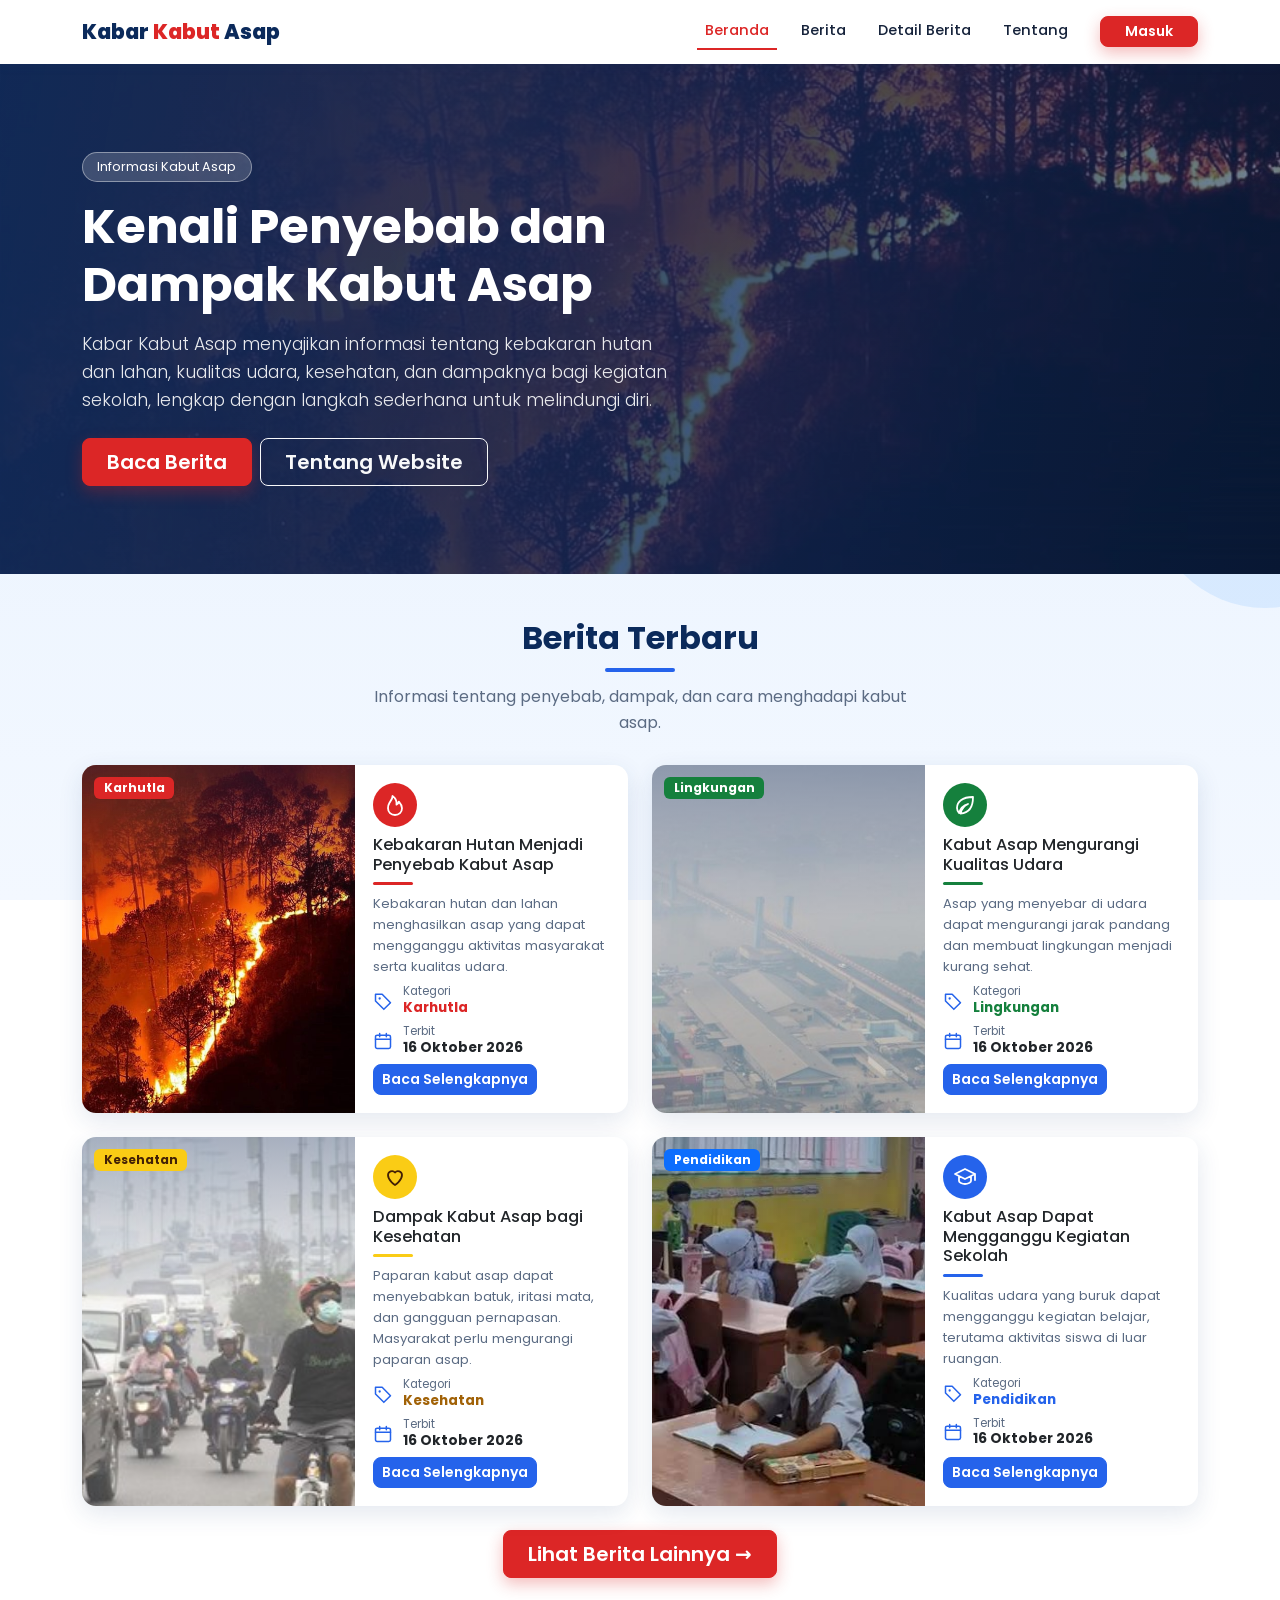
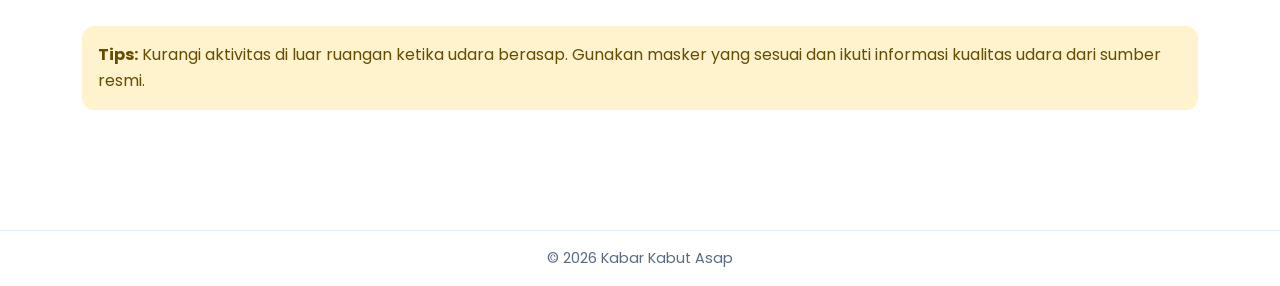
<file: index.html>
<!DOCTYPE html>
<html lang="id">
<head>
    <meta charset="UTF-8">
    <meta name="viewport" content="width=device-width, initial-scale=1.0">
    <title>Beranda - Kabar Kabut Asap</title>

    <!-- Bootstrap 5 -->
    <link href="https://cdn.jsdelivr.net/npm/bootstrap@5.3.3/dist/css/bootstrap.min.css" rel="stylesheet">

    <!-- CSS -->
    <link href="https://fonts.googleapis.com/css2?family=Poppins:wght@400;500;600;700;800&display=swap" rel="stylesheet">
    <link rel="stylesheet" href="css/style.css">

</head>

<body>

<svg width="0" height="0" style="position:absolute" aria-hidden="true">
    <symbol id="i-api" viewBox="0 0 24 24"><path d="M12 22c4 0 7-2.800 7-6.800 0-3-1.800-5-3.200-6.600-.3 1.600-1.200 2.600-2.300 3 .5-3.400-.9-6.500-4-8.600.2 3-1.600 4.800-3 6.700C5.400 11.500 5 13 5 15.200 5 19.200 8 22 12 22z" fill="none" stroke="currentColor" stroke-width="1.800" stroke-linejoin="round"/></symbol>
    <symbol id="i-daun" viewBox="0 0 24 24"><path d="M20 4C9 4 4 9 4 15c0 2 .8 3.500 2 5 1.500-5 5-8 9-9-4 2-6.500 5-7.500 9.500C16 20 20 14 20 4z" fill="none" stroke="currentColor" stroke-width="1.800" stroke-linejoin="round"/></symbol>
    <symbol id="i-hati" viewBox="0 0 24 24"><path d="M12 20s-7-4.400-7-10a4 4 0 0 1 7-2.500A4 4 0 0 1 19 10c0 5.600-7 10-7 10z" fill="none" stroke="currentColor" stroke-width="1.800" stroke-linejoin="round"/></symbol>
    <symbol id="i-topi" viewBox="0 0 24 24"><path d="M2 9l10-5 10 5-10 5L2 9zM6 11.500V16c0 1.500 3 3 6 3s6-1.500 6-3v-4.500M22 9v6" fill="none" stroke="currentColor" stroke-width="1.800" stroke-linejoin="round" stroke-linecap="round"/></symbol>
    <symbol id="i-tag" viewBox="0 0 24 24"><path d="M3 12V4h8l10 10-8 8L3 12z" fill="none" stroke="currentColor" stroke-width="1.800" stroke-linejoin="round"/><circle cx="8" cy="9" r="1.400" fill="currentColor"/></symbol>
    <symbol id="i-kalender" viewBox="0 0 24 24"><rect x="3" y="5" width="18" height="16" rx="2" fill="none" stroke="currentColor" stroke-width="1.800"/><path d="M3 10h18M8 3v4M16 3v4" fill="none" stroke="currentColor" stroke-width="1.800" stroke-linecap="round"/></symbol>
</svg>

<!-- MENU NAVIGASI -->
<nav class="navbar navbar-expand-lg navbar-kabut sticky-top">
    <div class="container">
        <a class="navbar-brand logo" href="index.html">Kabar <span>Kabut</span> Asap</a>

        <button class="navbar-toggler" type="button"
            data-bs-toggle="collapse" data-bs-target="#menuUtama"
            aria-controls="menuUtama" aria-expanded="false"
            aria-label="Buka menu navigasi">
            <span class="navbar-toggler-icon"></span>
        </button>

        <div class="collapse navbar-collapse" id="menuUtama">
            <ul class="navbar-nav ms-auto align-items-lg-center">
                <li class="nav-item"><a class="nav-link active" href="index.html" aria-current="page">Beranda</a></li>
                <li class="nav-item"><a class="nav-link" href="berita.html">Berita</a></li>
                <li class="nav-item"><a class="nav-link" href="detail.html?id=1">Detail Berita</a></li>
                <li class="nav-item"><a class="nav-link" href="tentang.html">Tentang</a></li>
                <li class="nav-item ms-lg-3"><a class="btn btn-aksen btn-sm px-4" href="login.html">Masuk</a></li>
            </ul>
        </div>
    </div>
</nav>

<!-- HERO SECTION -->
<header class="hero text-white">
    <div class="container">
        <div class="row">
            <div class="col-lg-8">
                <span class="hero-label mb-3 d-inline-block">Informasi Kabut Asap</span>
                <h1 class="display-5 fw-bold mb-3">Kenali Penyebab dan Dampak Kabut Asap</h1>
                <p class="lead mb-4">
                    Kabar Kabut Asap menyajikan informasi tentang kebakaran hutan dan lahan,
                    kualitas udara, kesehatan, dan dampaknya bagi kegiatan sekolah,
                    lengkap dengan langkah sederhana untuk melindungi diri.
                </p>
                <div class="d-flex flex-wrap gap-2">
                    <a href="berita.html" class="btn btn-aksen btn-lg px-4">Baca Berita</a>
                    <a href="tentang.html" class="btn btn-outline-light btn-lg px-4">Tentang Website</a>
                </div>
            </div>
        </div>
    </div>
</header>

<!-- BERITA TERBARU -->
<main class="porto">
    <div class="container">

        <div class="judul text-center">
            <h2>Berita Terbaru</h2>
            <span class="garis"></span>
            <p>Informasi tentang penyebab, dampak, dan cara menghadapi kabut asap.</p>
        </div>

        <div class="row g-4">
        <div class="col-lg-6">
            <article class="card kartu-berita tema-karhutla h-100">
                <div class="row g-0 h-100">
                    <div class="col-sm-6 foto">
                        <img src="gambar/gambar1.jpg" alt="Kebakaran hutan dan lahan" class="foto-img" loading="lazy">
                        <span class="badge bg-danger foto-badge">Karhutla</span>
                    </div>
                    <div class="col-sm-6 info">
                        <span class="ikon"><svg><use href="#i-api"/></svg></span>
                        <h3 class="h5">Kebakaran Hutan Menjadi Penyebab Kabut Asap</h3>
                        <hr>
                        <p class="ringkas">Kebakaran hutan dan lahan menghasilkan asap yang dapat mengganggu aktivitas masyarakat serta kualitas udara.</p>
                        <div class="baris"><svg class="kecil"><use href="#i-tag"/></svg><div><small>Kategori</small><strong class="hasil">Karhutla</strong></div></div>
                        <div class="baris"><svg class="kecil"><use href="#i-kalender"/></svg><div><small>Terbit</small><strong>16 Oktober 2026</strong></div></div>
                        <a href="detail.html?id=1" class="btn btn-baca btn-sm mt-auto align-self-start">Baca Selengkapnya</a>
                    </div>
                </div>
            </article>
        </div>

        <div class="col-lg-6">
            <article class="card kartu-berita tema-lingkungan h-100">
                <div class="row g-0 h-100">
                    <div class="col-sm-6 foto">
                        <img src="gambar/gambar2.jpeg" alt="Kabut asap dan kondisi lingkungan" class="foto-img" loading="lazy">
                        <span class="badge bg-success foto-badge">Lingkungan</span>
                    </div>
                    <div class="col-sm-6 info">
                        <span class="ikon"><svg><use href="#i-daun"/></svg></span>
                        <h3 class="h5">Kabut Asap Mengurangi Kualitas Udara</h3>
                        <hr>
                        <p class="ringkas">Asap yang menyebar di udara dapat mengurangi jarak pandang dan membuat lingkungan menjadi kurang sehat.</p>
                        <div class="baris"><svg class="kecil"><use href="#i-tag"/></svg><div><small>Kategori</small><strong class="hasil">Lingkungan</strong></div></div>
                        <div class="baris"><svg class="kecil"><use href="#i-kalender"/></svg><div><small>Terbit</small><strong>16 Oktober 2026</strong></div></div>
                        <a href="detail.html?id=2" class="btn btn-baca btn-sm mt-auto align-self-start">Baca Selengkapnya</a>
                    </div>
                </div>
            </article>
        </div>

        <div class="col-lg-6">
            <article class="card kartu-berita tema-kesehatan h-100">
                <div class="row g-0 h-100">
                    <div class="col-sm-6 foto">
                        <img src="gambar/gambar3.jpeg" alt="Dampak kabut asap terhadap kesehatan" class="foto-img" loading="lazy">
                        <span class="badge bg-warning text-dark foto-badge">Kesehatan</span>
                    </div>
                    <div class="col-sm-6 info">
                        <span class="ikon"><svg><use href="#i-hati"/></svg></span>
                        <h3 class="h5">Dampak Kabut Asap bagi Kesehatan</h3>
                        <hr>
                        <p class="ringkas">Paparan kabut asap dapat menyebabkan batuk, iritasi mata, dan gangguan pernapasan. Masyarakat perlu mengurangi paparan asap.</p>
                        <div class="baris"><svg class="kecil"><use href="#i-tag"/></svg><div><small>Kategori</small><strong class="hasil">Kesehatan</strong></div></div>
                        <div class="baris"><svg class="kecil"><use href="#i-kalender"/></svg><div><small>Terbit</small><strong>16 Oktober 2026</strong></div></div>
                        <a href="detail.html?id=3" class="btn btn-baca btn-sm mt-auto align-self-start">Baca Selengkapnya</a>
                    </div>
                </div>
            </article>
        </div>

        <div class="col-lg-6">
            <article class="card kartu-berita tema-pendidikan h-100">
                <div class="row g-0 h-100">
                    <div class="col-sm-6 foto">
                        <img src="gambar/gambar4.jpg" alt="Kegiatan pendidikan saat kabut asap" class="foto-img" loading="lazy">
                        <span class="badge bg-primary foto-badge">Pendidikan</span>
                    </div>
                    <div class="col-sm-6 info">
                        <span class="ikon"><svg><use href="#i-topi"/></svg></span>
                        <h3 class="h5">Kabut Asap Dapat Mengganggu Kegiatan Sekolah</h3>
                        <hr>
                        <p class="ringkas">Kualitas udara yang buruk dapat mengganggu kegiatan belajar, terutama aktivitas siswa di luar ruangan.</p>
                        <div class="baris"><svg class="kecil"><use href="#i-tag"/></svg><div><small>Kategori</small><strong class="hasil">Pendidikan</strong></div></div>
                        <div class="baris"><svg class="kecil"><use href="#i-kalender"/></svg><div><small>Terbit</small><strong>16 Oktober 2026</strong></div></div>
                        <a href="detail.html?id=4" class="btn btn-baca btn-sm mt-auto align-self-start">Baca Selengkapnya</a>
                    </div>
                </div>
            </article>
        </div>

        </div>

        <div class="text-center mt-4">
            <a href="berita.html" class="btn btn-aksen btn-lg px-4">Lihat Berita Lainnya <span aria-hidden="true">&rarr;</span></a>
        </div>

        <!-- TIPS -->
        <div class="alert alert-warning tips mt-5">
            <strong>Tips:</strong>
            Kurangi aktivitas di luar ruangan ketika udara berasap.
            Gunakan masker yang sesuai dan ikuti informasi kualitas udara
            dari sumber resmi.
        </div>

    </div>
</main>

<!-- FOOTER -->
<footer class="footer-kabut text-center p-3 mt-5">
    <p class="mb-0">&copy; 2026 Kabar Kabut Asap</p>
</footer>

<!-- JAVASCRIPT BOOTSTRAP -->
<script src="https://cdn.jsdelivr.net/npm/bootstrap@5.3.3/dist/js/bootstrap.bundle.min.js"></script>

</body>
</html>
</file>
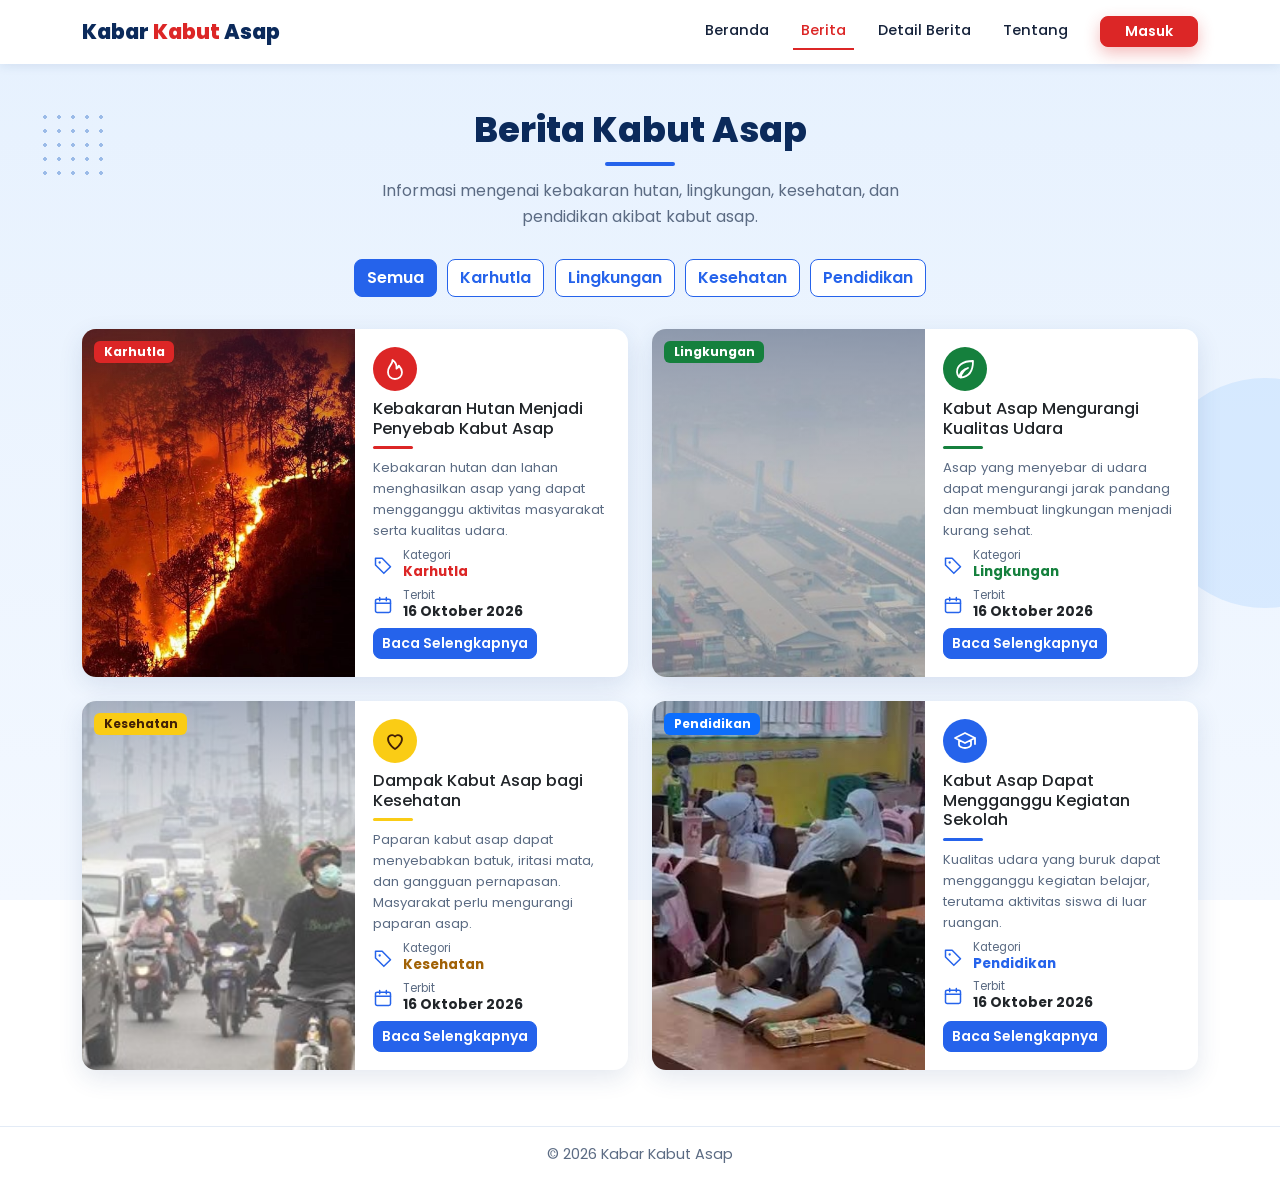
<file: berita.html>
<!DOCTYPE html>
<html lang="id">
<head>
    <meta charset="UTF-8">
    <meta name="viewport" content="width=device-width, initial-scale=1.0">

    <title>Berita - Kabar Kabut Asap</title>

    <!-- Bootstrap 5 -->
    <link href="https://cdn.jsdelivr.net/npm/bootstrap@5.3.3/dist/css/bootstrap.min.css" rel="stylesheet">

    <!-- CSS sendiri -->
    <link href="https://fonts.googleapis.com/css2?family=Poppins:wght@400;500;600;700;800&display=swap" rel="stylesheet">
    <link rel="stylesheet" href="css/style.css">

</head>

<body>

<svg width="0" height="0" style="position:absolute" aria-hidden="true">
    <symbol id="i-api" viewBox="0 0 24 24"><path d="M12 22c4 0 7-2.800 7-6.800 0-3-1.800-5-3.200-6.600-.3 1.600-1.200 2.600-2.300 3 .5-3.400-.9-6.500-4-8.600.2 3-1.600 4.800-3 6.700C5.400 11.500 5 13 5 15.200 5 19.200 8 22 12 22z" fill="none" stroke="currentColor" stroke-width="1.800" stroke-linejoin="round"/></symbol>
    <symbol id="i-daun" viewBox="0 0 24 24"><path d="M20 4C9 4 4 9 4 15c0 2 .8 3.500 2 5 1.500-5 5-8 9-9-4 2-6.500 5-7.500 9.500C16 20 20 14 20 4z" fill="none" stroke="currentColor" stroke-width="1.800" stroke-linejoin="round"/></symbol>
    <symbol id="i-hati" viewBox="0 0 24 24"><path d="M12 20s-7-4.400-7-10a4 4 0 0 1 7-2.500A4 4 0 0 1 19 10c0 5.600-7 10-7 10z" fill="none" stroke="currentColor" stroke-width="1.800" stroke-linejoin="round"/></symbol>
    <symbol id="i-topi" viewBox="0 0 24 24"><path d="M2 9l10-5 10 5-10 5L2 9zM6 11.500V16c0 1.500 3 3 6 3s6-1.500 6-3v-4.500M22 9v6" fill="none" stroke="currentColor" stroke-width="1.800" stroke-linejoin="round" stroke-linecap="round"/></symbol>
    <symbol id="i-tag" viewBox="0 0 24 24"><path d="M3 12V4h8l10 10-8 8L3 12z" fill="none" stroke="currentColor" stroke-width="1.800" stroke-linejoin="round"/><circle cx="8" cy="9" r="1.400" fill="currentColor"/></symbol>
    <symbol id="i-kalender" viewBox="0 0 24 24"><rect x="3" y="5" width="18" height="16" rx="2" fill="none" stroke="currentColor" stroke-width="1.800"/><path d="M3 10h18M8 3v4M16 3v4" fill="none" stroke="currentColor" stroke-width="1.800" stroke-linecap="round"/></symbol>
</svg>

<!-- NAVBAR -->
<nav class="navbar navbar-expand-lg navbar-kabut sticky-top">
    <div class="container">
        <a class="navbar-brand logo" href="index.html">Kabar <span>Kabut</span> Asap</a>

        <button class="navbar-toggler" type="button"
            data-bs-toggle="collapse" data-bs-target="#menuUtama"
            aria-controls="menuUtama" aria-expanded="false"
            aria-label="Buka menu navigasi">
            <span class="navbar-toggler-icon"></span>
        </button>

        <div class="collapse navbar-collapse" id="menuUtama">
            <ul class="navbar-nav ms-auto align-items-lg-center">
                <li class="nav-item"><a class="nav-link" href="index.html">Beranda</a></li>
                <li class="nav-item"><a class="nav-link active" href="berita.html" aria-current="page">Berita</a></li>
                <li class="nav-item"><a class="nav-link" href="detail.html?id=1">Detail Berita</a></li>
                <li class="nav-item"><a class="nav-link" href="tentang.html">Tentang</a></li>
                <li class="nav-item ms-lg-3"><a class="btn btn-aksen btn-sm px-4" href="login.html">Masuk</a></li>
            </ul>
        </div>
    </div>
</nav>



<!-- DAFTAR BERITA -->
<main class="porto">
    <div class="container">

        <div class="judul text-center">
            <h1>Berita Kabut Asap</h1>
            <span class="garis"></span>
            <p>Informasi mengenai kebakaran hutan, lingkungan, kesehatan, dan pendidikan akibat kabut asap.</p>
        </div>

        <!-- FILTER KATEGORI -->
        <div class="text-center mb-4">
            <button class="btn btn-filter aktif mb-2"
                onclick="filterBerita('semua', this)">Semua</button>
            <button class="btn btn-filter mb-2"
                onclick="filterBerita('Karhutla', this)">Karhutla</button>
            <button class="btn btn-filter mb-2"
                onclick="filterBerita('Lingkungan', this)">Lingkungan</button>
            <button class="btn btn-filter mb-2"
                onclick="filterBerita('Kesehatan', this)">Kesehatan</button>
            <button class="btn btn-filter mb-2"
                onclick="filterBerita('Pendidikan', this)">Pendidikan</button>
        </div>

        <!-- KARTU BERITA -->
        <div class="row g-4" id="daftarBerita">
        <div class="col-lg-6 berita" data-kategori="Karhutla">
            <article class="card kartu-berita tema-karhutla h-100">
                <div class="row g-0 h-100">
                    <div class="col-sm-6 foto">
                        <img src="gambar/gambar1.jpg" alt="Kebakaran hutan dan lahan" class="foto-img" loading="lazy">
                        <span class="badge bg-danger foto-badge">Karhutla</span>
                    </div>
                    <div class="col-sm-6 info">
                        <span class="ikon"><svg><use href="#i-api"/></svg></span>
                        <h3 class="h5">Kebakaran Hutan Menjadi Penyebab Kabut Asap</h3>
                        <hr>
                        <p class="ringkas">Kebakaran hutan dan lahan menghasilkan asap yang dapat mengganggu aktivitas masyarakat serta kualitas udara.</p>
                        <div class="baris"><svg class="kecil"><use href="#i-tag"/></svg><div><small>Kategori</small><strong class="hasil">Karhutla</strong></div></div>
                        <div class="baris"><svg class="kecil"><use href="#i-kalender"/></svg><div><small>Terbit</small><strong>16 Oktober 2026</strong></div></div>
                        <a href="detail.html?id=1" class="btn btn-baca btn-sm mt-auto align-self-start">Baca Selengkapnya</a>
                    </div>
                </div>
            </article>
        </div>

        <div class="col-lg-6 berita" data-kategori="Lingkungan">
            <article class="card kartu-berita tema-lingkungan h-100">
                <div class="row g-0 h-100">
                    <div class="col-sm-6 foto">
                        <img src="gambar/gambar2.jpeg" alt="Kabut asap dan kondisi lingkungan" class="foto-img" loading="lazy">
                        <span class="badge bg-success foto-badge">Lingkungan</span>
                    </div>
                    <div class="col-sm-6 info">
                        <span class="ikon"><svg><use href="#i-daun"/></svg></span>
                        <h3 class="h5">Kabut Asap Mengurangi Kualitas Udara</h3>
                        <hr>
                        <p class="ringkas">Asap yang menyebar di udara dapat mengurangi jarak pandang dan membuat lingkungan menjadi kurang sehat.</p>
                        <div class="baris"><svg class="kecil"><use href="#i-tag"/></svg><div><small>Kategori</small><strong class="hasil">Lingkungan</strong></div></div>
                        <div class="baris"><svg class="kecil"><use href="#i-kalender"/></svg><div><small>Terbit</small><strong>16 Oktober 2026</strong></div></div>
                        <a href="detail.html?id=2" class="btn btn-baca btn-sm mt-auto align-self-start">Baca Selengkapnya</a>
                    </div>
                </div>
            </article>
        </div>

        <div class="col-lg-6 berita" data-kategori="Kesehatan">
            <article class="card kartu-berita tema-kesehatan h-100">
                <div class="row g-0 h-100">
                    <div class="col-sm-6 foto">
                        <img src="gambar/gambar3.jpeg" alt="Dampak kabut asap terhadap kesehatan" class="foto-img" loading="lazy">
                        <span class="badge bg-warning text-dark foto-badge">Kesehatan</span>
                    </div>
                    <div class="col-sm-6 info">
                        <span class="ikon"><svg><use href="#i-hati"/></svg></span>
                        <h3 class="h5">Dampak Kabut Asap bagi Kesehatan</h3>
                        <hr>
                        <p class="ringkas">Paparan kabut asap dapat menyebabkan batuk, iritasi mata, dan gangguan pernapasan. Masyarakat perlu mengurangi paparan asap.</p>
                        <div class="baris"><svg class="kecil"><use href="#i-tag"/></svg><div><small>Kategori</small><strong class="hasil">Kesehatan</strong></div></div>
                        <div class="baris"><svg class="kecil"><use href="#i-kalender"/></svg><div><small>Terbit</small><strong>16 Oktober 2026</strong></div></div>
                        <a href="detail.html?id=3" class="btn btn-baca btn-sm mt-auto align-self-start">Baca Selengkapnya</a>
                    </div>
                </div>
            </article>
        </div>

        <div class="col-lg-6 berita" data-kategori="Pendidikan">
            <article class="card kartu-berita tema-pendidikan h-100">
                <div class="row g-0 h-100">
                    <div class="col-sm-6 foto">
                        <img src="gambar/gambar4.jpg" alt="Kegiatan pendidikan saat kabut asap" class="foto-img" loading="lazy">
                        <span class="badge bg-primary foto-badge">Pendidikan</span>
                    </div>
                    <div class="col-sm-6 info">
                        <span class="ikon"><svg><use href="#i-topi"/></svg></span>
                        <h3 class="h5">Kabut Asap Dapat Mengganggu Kegiatan Sekolah</h3>
                        <hr>
                        <p class="ringkas">Kualitas udara yang buruk dapat mengganggu kegiatan belajar, terutama aktivitas siswa di luar ruangan.</p>
                        <div class="baris"><svg class="kecil"><use href="#i-tag"/></svg><div><small>Kategori</small><strong class="hasil">Pendidikan</strong></div></div>
                        <div class="baris"><svg class="kecil"><use href="#i-kalender"/></svg><div><small>Terbit</small><strong>16 Oktober 2026</strong></div></div>
                        <a href="detail.html?id=4" class="btn btn-baca btn-sm mt-auto align-self-start">Baca Selengkapnya</a>
                    </div>
                </div>
            </article>
        </div>

        </div>

        <p id="pesanKosong" class="text-center text-secondary mt-4" style="display: none;">
            Belum ada berita untuk kategori ini.
        </p>

    </div>
</main>

<!-- FOOTER -->
<footer class="footer-kabut text-center p-3">
    <p class="mb-0">&copy; 2026 Kabar Kabut Asap</p>
</footer>

<!-- BOOTSTRAP JAVASCRIPT -->
<script src="https://cdn.jsdelivr.net/npm/bootstrap@5.3.3/dist/js/bootstrap.bundle.min.js"></script>

<!-- JAVASCRIPT FILTER BERITA -->
<script>
function filterBerita(kategori, tombol) {
    const daftar = document.querySelectorAll(".berita");
    let jumlahTampil = 0;

    daftar.forEach(function(item) {
        if (kategori === "semua" ||
            item.getAttribute("data-kategori") === kategori) {
            item.style.display = "";
            jumlahTampil++;
        } else {
            item.style.display = "none";
        }
    });

    document.getElementById("pesanKosong").style.display =
        jumlahTampil === 0 ? "block" : "none";

    // Mengubah tampilan tombol kategori yang dipilih
    document.querySelectorAll("#daftarBerita").forEach(function() {});

    document.querySelectorAll("button[onclick^='filterBerita']")
        .forEach(function(btn) {
            btn.classList.remove("aktif");
        });

    tombol.classList.add("aktif");
}
</script>

</body>
</html>
</file>
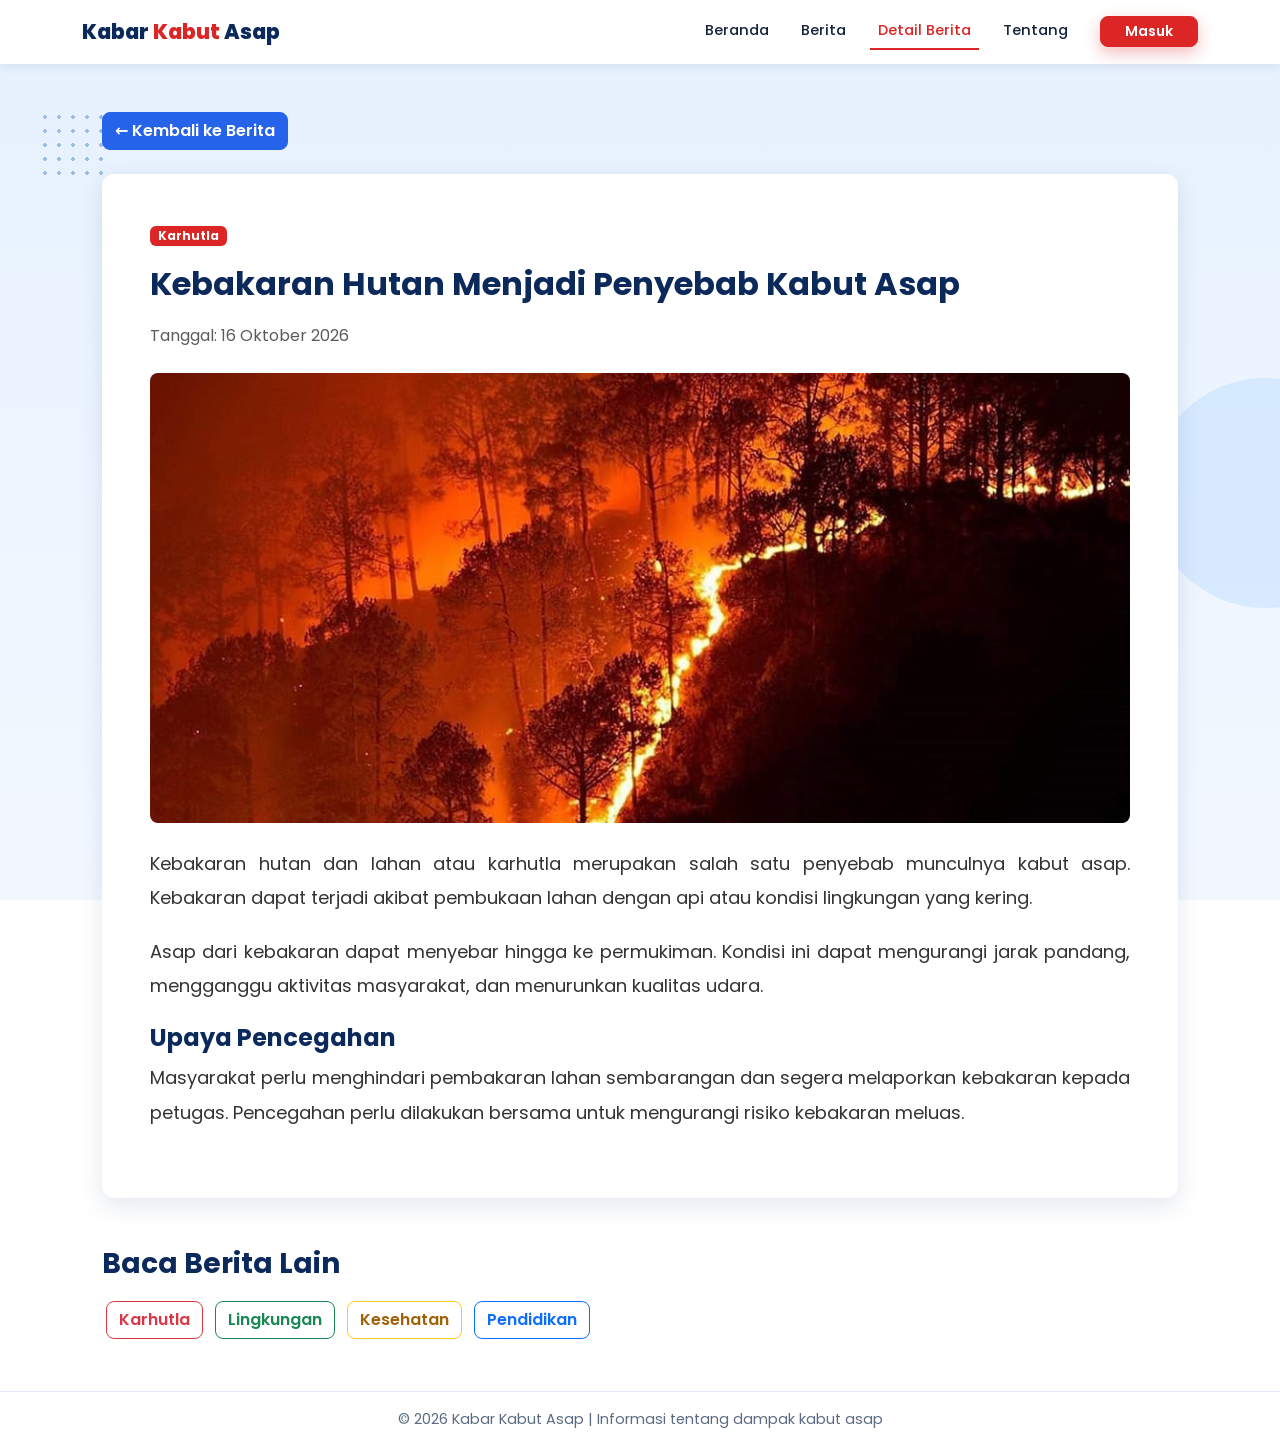
<file: detail.html>
<!DOCTYPE html>
<html lang="id">
<head>
    <meta charset="UTF-8">
    <meta name="viewport" content="width=device-width, initial-scale=1.0">

    <title>Detail Berita - Kabar Kabut Asap</title>

    <link href="https://cdn.jsdelivr.net/npm/bootstrap@5.3.3/dist/css/bootstrap.min.css" rel="stylesheet">
    <link href="https://fonts.googleapis.com/css2?family=Poppins:wght@400;500;600;700;800&display=swap" rel="stylesheet">
    <link rel="stylesheet" href="css/style.css">

    <style>
        .detail-container {
            max-width: 1100px;
        }

        .detail-card {
            border: none;
            border-radius: 12px;
            overflow: hidden;
        }

        #judulBerita {
            font-size: 32px;
            font-weight: bold;
            line-height: 1.4;
        }

        #gambarBerita {
            width: 100%;
            height: 450px;
            object-fit: cover;
            border-radius: 8px;
        }

        #isiBerita {
            font-size: 18px;
            line-height: 1.9;
            text-align: justify;
            color: #333;
        }

        #isiBerita p {
            margin-bottom: 20px;
        }

        .pilihan-berita a {
            margin: 4px;
        }

        @media (max-width: 576px) {
            #judulBerita {
                font-size: 24px;
            }

            #gambarBerita {
                height: 250px;
            }

            #isiBerita {
                font-size: 16px;
                text-align: left;
            }

            .detail-card .card-body {
                padding: 20px !important;
            }
        }
    </style>
</head>

<body>

<!-- NAVBAR -->
<nav class="navbar navbar-expand-lg navbar-kabut sticky-top">
    <div class="container">
        <a class="navbar-brand logo" href="index.html">Kabar <span>Kabut</span> Asap</a>

        <button class="navbar-toggler" type="button"
            data-bs-toggle="collapse" data-bs-target="#menuUtama"
            aria-controls="menuUtama" aria-expanded="false"
            aria-label="Buka menu navigasi">
            <span class="navbar-toggler-icon"></span>
        </button>

        <div class="collapse navbar-collapse" id="menuUtama">
            <ul class="navbar-nav ms-auto align-items-lg-center">
                <li class="nav-item"><a class="nav-link" href="index.html">Beranda</a></li>
                <li class="nav-item"><a class="nav-link" href="berita.html">Berita</a></li>
                <li class="nav-item"><a class="nav-link active" href="detail.html?id=1" aria-current="page">Detail Berita</a></li>
                <li class="nav-item"><a class="nav-link" href="tentang.html">Tentang</a></li>
                <li class="nav-item ms-lg-3"><a class="btn btn-aksen btn-sm px-4" href="login.html">Masuk</a></li>
            </ul>
        </div>
    </div>
</nav>

<!-- DETAIL BERITA -->
<main class="container detail-container my-5">

    <a href="berita.html" class="btn btn-baca mb-4">
        &larr; Kembali ke Berita
    </a>

    <article class="card detail-card shadow-sm">
        <div class="card-body p-5">

            <span id="kategoriBerita" class="badge bg-secondary mb-3"></span>

            <h1 id="judulBerita" class="mb-3"></h1>

            <p id="tanggalBerita" class="text-muted mb-4"></p>

            <!-- GAMBAR BERITA -->
            <img id="gambarBerita"
                src="gambar/gambar1.jpg"
                alt="Gambar berita"
                class="img-fluid mb-4">

            <!-- ISI BERITA -->
            <div id="isiBerita"></div>

        </div>
    </article>

    <!-- PILIH BERITA LAIN -->
    <section class="mt-5">
        <h3 class="mb-3">Baca Berita Lain</h3>

        <div class="pilihan-berita">
            <a href="detail.html?id=1" class="btn btn-outline-danger">Karhutla</a>
            <a href="detail.html?id=2" class="btn btn-outline-success">Lingkungan</a>
            <a href="detail.html?id=3" class="btn btn-outline-warning">Kesehatan</a>
            <a href="detail.html?id=4" class="btn btn-outline-primary">Pendidikan</a>
        </div>
    </section>

</main>

<!-- FOOTER -->
<footer class="footer-kabut text-center p-3 mt-5">
    <p class="mb-0">
        &copy; 2026 Kabar Kabut Asap |
        Informasi tentang dampak kabut asap
    </p>
</footer>

<script src="https://cdn.jsdelivr.net/npm/bootstrap@5.3.3/dist/js/bootstrap.bundle.min.js"></script>

<script>
// DATA EMPAT BERITA
const daftarBerita = {
    1: {
        kategori: "Karhutla",
        judul: "Kebakaran Hutan Menjadi Penyebab Kabut Asap",
        tanggal: "16 Oktober 2026",
        gambar: "gambar/gambar1.jpg",
        isi: `
            <p>Kebakaran hutan dan lahan atau karhutla merupakan salah satu penyebab munculnya kabut asap. Kebakaran dapat terjadi akibat pembukaan lahan dengan api atau kondisi lingkungan yang kering.</p>

            <p>Asap dari kebakaran dapat menyebar hingga ke permukiman. Kondisi ini dapat mengurangi jarak pandang, mengganggu aktivitas masyarakat, dan menurunkan kualitas udara.</p>

            <h4>Upaya Pencegahan</h4>
            <p>Masyarakat perlu menghindari pembakaran lahan sembarangan dan segera melaporkan kebakaran kepada petugas. Pencegahan perlu dilakukan bersama untuk mengurangi risiko kebakaran meluas.</p>
        `
    },

    2: {
        kategori: "Lingkungan",
        judul: "Kabut Asap Mengurangi Kualitas Udara",
        tanggal: "16 Oktober 2026",
        gambar: "gambar/gambar2.jpeg",
        isi: `
            <p>Kabut asap terjadi ketika asap dan partikel di udara menyebabkan kualitas udara menurun. Salah satu sumbernya adalah kebakaran hutan dan lahan yang menghasilkan asap dalam jumlah besar.</p>

            <p>Asap yang menyebar dapat mengurangi jarak pandang dan mengganggu kegiatan masyarakat. Kondisi ini juga dapat memengaruhi tumbuhan, hewan, serta keseimbangan lingkungan.</p>

            <h4>Upaya Menjaga Lingkungan</h4>
            <p>Masyarakat dapat membantu dengan tidak membakar sampah sembarangan, menjaga kawasan hutan, melaporkan kebakaran, dan mendukung pemulihan lahan yang rusak akibat kebakaran.</p>
        `
    },

    3: {
        kategori: "Kesehatan",
        judul: "Dampak Kabut Asap bagi Kesehatan",
        tanggal: "16 Oktober 2026",
        gambar: "gambar/gambar3.jpeg",
        isi: `
            <p>Kabut asap dapat berdampak buruk bagi kesehatan karena mengandung partikel halus dan zat hasil pembakaran. Partikel tersebut dapat masuk ke saluran pernapasan ketika seseorang menghirup udara tercemar.</p>

            <p>Keluhan yang dapat muncul antara lain mata perih, batuk, iritasi tenggorokan, dan kesulitan bernapas. Anak-anak dan lansia perlu mendapat perhatian khusus.</p>

            <h4>Cara Melindungi Diri</h4>
            <p>Kurangi aktivitas di luar ruangan ketika kualitas udara memburuk dan pantau informasi dari sumber resmi. Jika mengalami sesak napas atau gejala berat, segera cari bantuan tenaga kesehatan.</p>
        `
    },

    4: {
        kategori: "Pendidikan",
        judul: "Kabut Asap Dapat Mengganggu Kegiatan Sekolah",
        tanggal: "16 Oktober 2026",
        gambar: "gambar/gambar4.jpg",
        isi: `
            <p>Kabut asap dapat mengganggu kegiatan belajar mengajar. Udara yang tercemar bisa membuat siswa dan guru tidak nyaman, terutama ketika melakukan aktivitas di luar ruangan.</p>

            <p>Jika kualitas udara memburuk, kegiatan olahraga dan aktivitas luar ruangan mungkin perlu dibatasi. Sekolah perlu memperhatikan informasi kualitas udara serta arahan pihak berwenang.</p>

            <h4>Menjaga Kegiatan Belajar</h4>
            <p>Orang tua, guru, dan pihak sekolah perlu bekerja sama untuk menjaga kesehatan siswa. Penyesuaian pembelajaran dapat dilakukan sesuai kondisi dan kebijakan setempat.</p>
        `
    }
};

// MEMBACA ID BERITA DARI ALAMAT HALAMAN
const parameter = new URLSearchParams(window.location.search);
const id = parameter.get("id") || "1";
const berita = daftarBerita[id];

// MENGAMBIL ELEMEN HTML
const kategori = document.getElementById("kategoriBerita");
const judul = document.getElementById("judulBerita");
const tanggal = document.getElementById("tanggalBerita");
const gambar = document.getElementById("gambarBerita");
const isi = document.getElementById("isiBerita");

// WARNA BADGE SESUAI KATEGORI
const warnaBadge = {
    Karhutla: "bg-danger",
    Lingkungan: "bg-success",
    Kesehatan: "bg-warning text-dark",
    Pendidikan: "bg-primary"
};

// MENAMPILKAN BERITA SESUAI ID
if (berita) {
    kategori.textContent = berita.kategori;
    kategori.className = "badge mb-3 " + (warnaBadge[berita.kategori] || "bg-secondary");
    judul.textContent = berita.judul;
    tanggal.textContent = "Tanggal: " + berita.tanggal;

    gambar.src = berita.gambar;
    gambar.alt = berita.judul;

    isi.innerHTML = berita.isi;

    document.title = berita.judul + " - Kabar Kabut Asap";
} else {
    kategori.textContent = "Informasi";
    judul.textContent = "Berita Tidak Ditemukan";
    tanggal.textContent = "";

    gambar.style.display = "none";

    isi.innerHTML = `
        <p>Maaf, berita yang kamu pilih tidak tersedia.</p>
        <p>Silakan kembali ke halaman berita dan pilih berita lainnya.</p>
    `;
}

// JIKA FILE GAMBAR TIDAK DITEMUKAN
gambar.addEventListener("error", function() {
    gambar.style.display = "none";
});
</script>

</body>
</html>
</file>
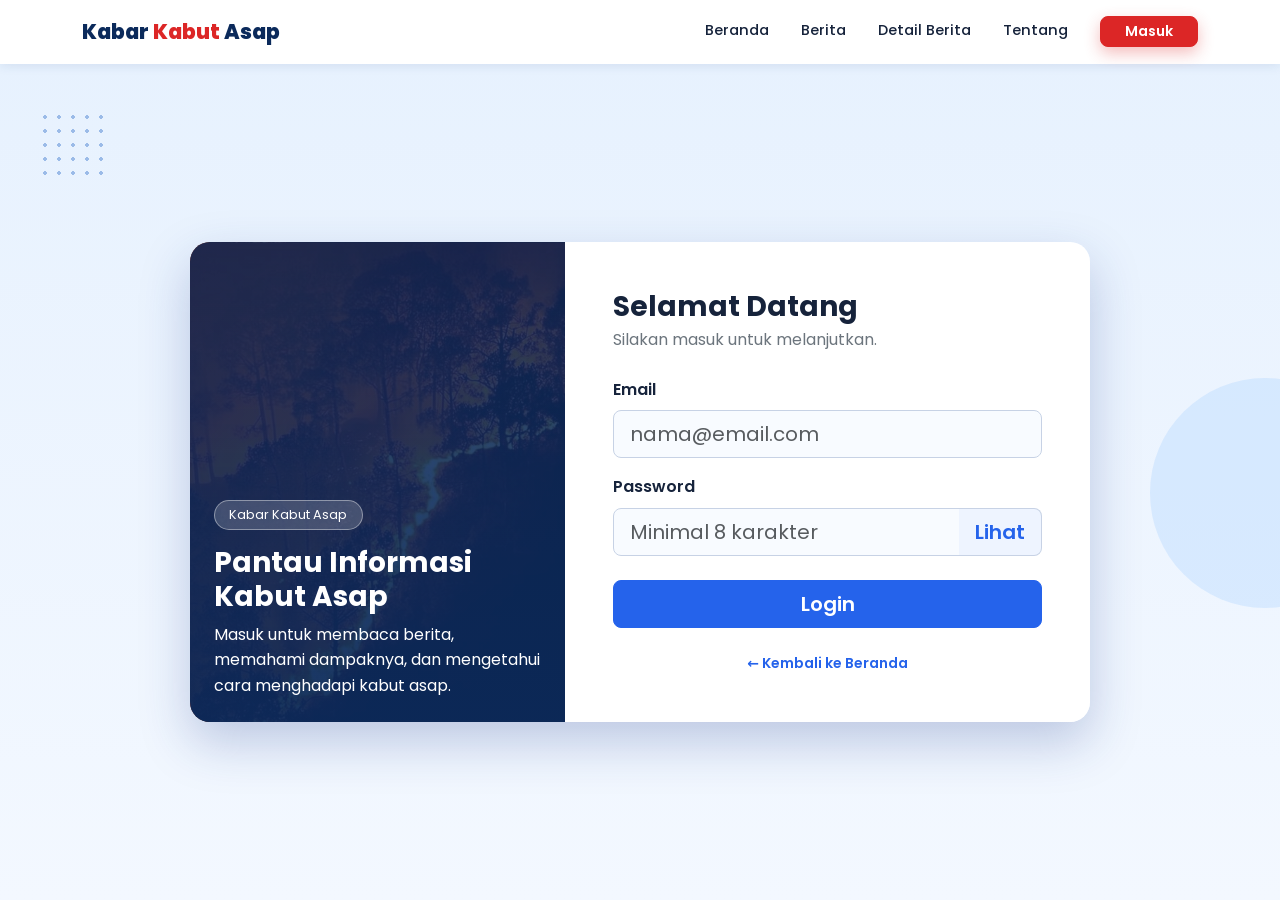
<file: login.html>
<!DOCTYPE html>
<html lang="id">
<head>
    <meta charset="UTF-8">
    <meta name="viewport" content="width=device-width, initial-scale=1.0">
    <title>Login - Kabar Kabut Asap</title>

    <link href="https://cdn.jsdelivr.net/npm/bootstrap@5.3.3/dist/css/bootstrap.min.css" rel="stylesheet">
    <link href="https://fonts.googleapis.com/css2?family=Poppins:wght@400;500;600;700;800&display=swap" rel="stylesheet">
    <link rel="stylesheet" href="css/style.css">
</head>
<body>

<nav class="navbar navbar-expand-lg navbar-kabut sticky-top">
    <div class="container">
        <a class="navbar-brand logo" href="index.html">Kabar <span>Kabut</span> Asap</a>

        <button class="navbar-toggler" type="button"
            data-bs-toggle="collapse" data-bs-target="#menuUtama"
            aria-controls="menuUtama" aria-expanded="false"
            aria-label="Buka menu navigasi">
            <span class="navbar-toggler-icon"></span>
        </button>

        <div class="collapse navbar-collapse" id="menuUtama">
            <ul class="navbar-nav ms-auto align-items-lg-center">
                <li class="nav-item"><a class="nav-link" href="index.html">Beranda</a></li>
                <li class="nav-item"><a class="nav-link" href="berita.html">Berita</a></li>
                <li class="nav-item"><a class="nav-link" href="detail.html?id=1">Detail Berita</a></li>
                <li class="nav-item"><a class="nav-link" href="tentang.html">Tentang</a></li>
                <li class="nav-item ms-lg-3"><a class="btn btn-aksen btn-sm px-4" href="login.html">Masuk</a></li>
            </ul>
        </div>
    </div>
</nav>

<main class="login-wrap d-flex align-items-center py-5">
    <div class="container">
        <div class="row g-0 login-card mx-auto">

            <!-- PANEL KIRI -->
            <div class="col-md-5 login-panel d-none d-md-flex flex-column justify-content-end p-4 text-white">
                <span class="login-label mb-3">Kabar Kabut Asap</span>
                <h2 class="h3 fw-bold">Pantau Informasi Kabut Asap</h2>
                <p class="mb-0">
                    Masuk untuk membaca berita, memahami dampaknya,
                    dan mengetahui cara menghadapi kabut asap.
                </p>
            </div>

            <!-- FORM LOGIN -->
            <div class="col-md-7 bg-white p-4 p-md-5">
                <h1 class="h3 fw-bold mb-1">Selamat Datang</h1>
                <p class="text-secondary mb-4">Silakan masuk untuk melanjutkan.</p>

                <form id="formLogin" novalidate>
                    <div class="mb-3">
                        <label for="email" class="form-label fw-semibold">Email</label>
                        <input type="text" id="email" class="form-control form-control-lg"
                            placeholder="nama@email.com" autocomplete="off">
                        <div id="errEmail" class="mt-1 small"></div>
                    </div>

                    <div class="mb-4">
                        <label for="password" class="form-label fw-semibold">Password</label>
                        <div class="input-group input-group-lg">
                            <input type="password" id="password" class="form-control"
                                placeholder="Minimal 8 karakter" autocomplete="off">
                            <button type="button" id="tombolLihat"
                                class="btn btn-lihat" aria-pressed="false">Lihat</button>
                        </div>
                        <div id="errPassword" class="mt-1 small"></div>
                    </div>

                    <button type="submit" class="btn btn-baca btn-lg w-100">Login</button>

                    <div id="pesan" class="mt-3" role="status"></div>
                </form>

                <p class="text-center small mt-4 mb-0">
                    <a href="index.html" class="link-kembali">&larr; Kembali ke Beranda</a>
                </p>
            </div>

        </div>
    </div>
</main>

<script src="javascript/login.js"></script>
<script src="https://cdn.jsdelivr.net/npm/bootstrap@5.3.3/dist/js/bootstrap.bundle.min.js"></script>
</body>
</html>
</file>
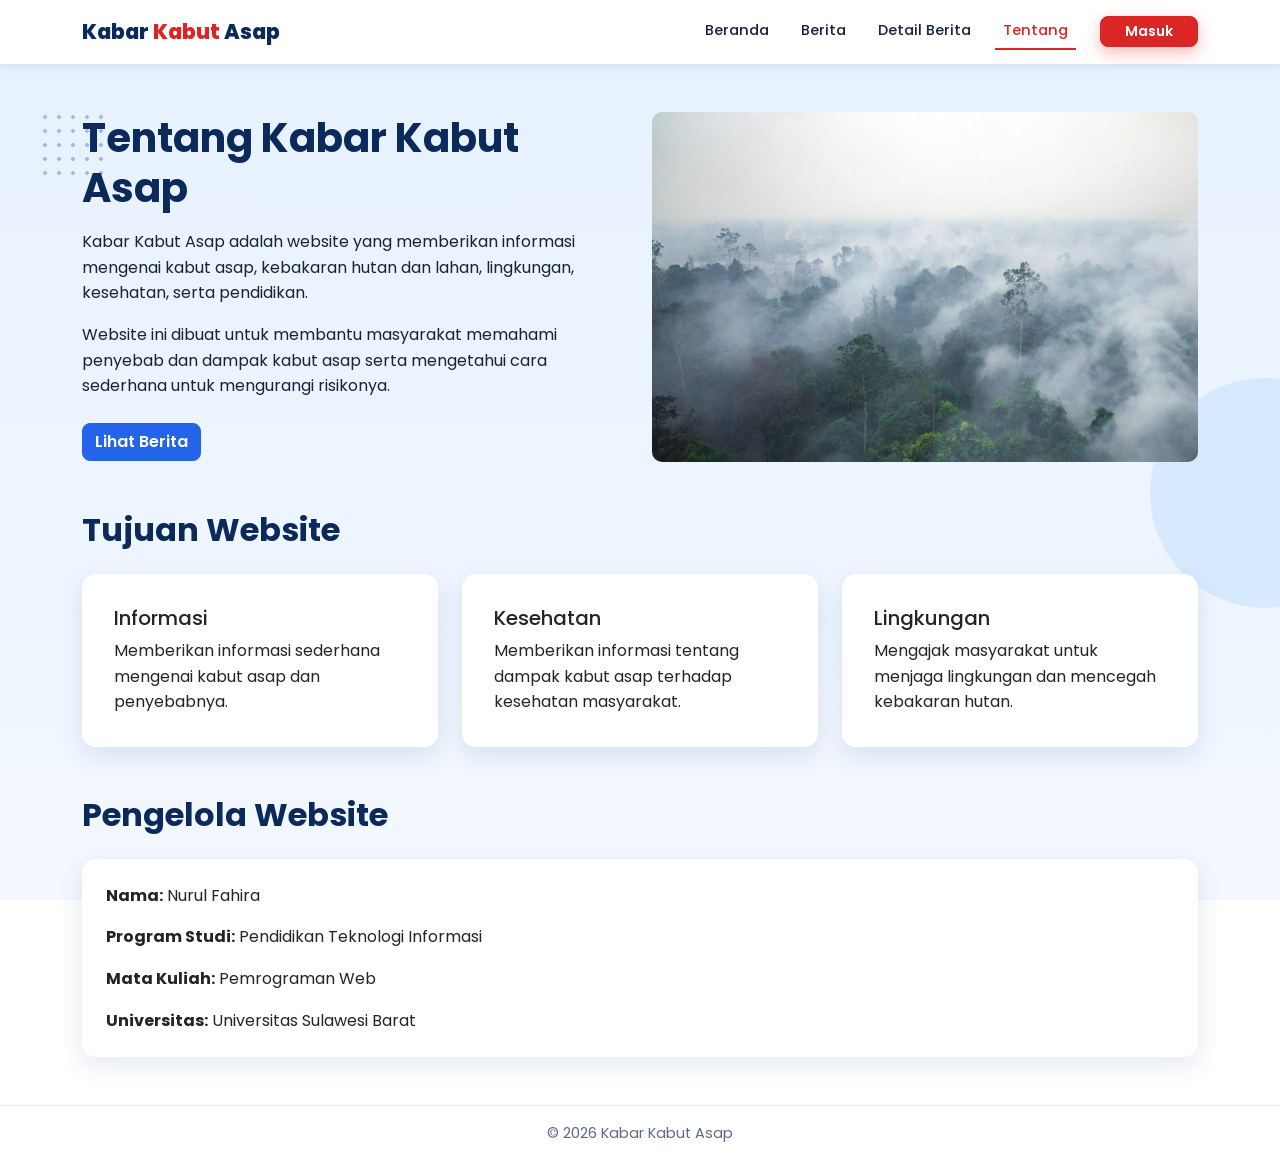
<file: tentang.html>
<!DOCTYPE html>
<html lang="id">
<head>
    <meta charset="UTF-8">
    <meta name="viewport" content="width=device-width, initial-scale=1.0">

    <title>Tentang - Kabar Kabut Asap</title>

    <!-- Bootstrap 5 -->
    <link href="https://cdn.jsdelivr.net/npm/bootstrap@5.3.3/dist/css/bootstrap.min.css" rel="stylesheet">

    <!-- CSS sendiri -->
    <link href="https://fonts.googleapis.com/css2?family=Poppins:wght@400;500;600;700;800&display=swap" rel="stylesheet">
    <link rel="stylesheet" href="css/style.css">

    <style>
        .gambar-tentang {
            width: 100%;
            height: 350px;
            object-fit: cover;
            border-radius: 10px;
        }

        .tujuan-card {
            height: 100%;
            transition: 0.3s;
        }

        .tujuan-card:hover {
            transform: translateY(-4px);
        }
    </style>
</head>

<body>

<!-- NAVBAR -->
<nav class="navbar navbar-expand-lg navbar-kabut sticky-top">
    <div class="container">
        <a class="navbar-brand logo" href="index.html">Kabar <span>Kabut</span> Asap</a>

        <button class="navbar-toggler" type="button"
            data-bs-toggle="collapse" data-bs-target="#menuUtama"
            aria-controls="menuUtama" aria-expanded="false"
            aria-label="Buka menu navigasi">
            <span class="navbar-toggler-icon"></span>
        </button>

        <div class="collapse navbar-collapse" id="menuUtama">
            <ul class="navbar-nav ms-auto align-items-lg-center">
                <li class="nav-item"><a class="nav-link" href="index.html">Beranda</a></li>
                <li class="nav-item"><a class="nav-link" href="berita.html">Berita</a></li>
                <li class="nav-item"><a class="nav-link" href="detail.html?id=1">Detail Berita</a></li>
                <li class="nav-item"><a class="nav-link active" href="tentang.html" aria-current="page">Tentang</a></li>
                <li class="nav-item ms-lg-3"><a class="btn btn-aksen btn-sm px-4" href="login.html">Masuk</a></li>
            </ul>
        </div>
    </div>
</nav>

<!-- TENTANG WEBSITE -->
<main class="container my-5">

    <div class="row align-items-center g-4">

        <!-- INFORMASI WEBSITE -->
        <div class="col-lg-6">

            <h1 class="mb-3">Tentang Kabar Kabut Asap</h1>

            <p>
                Kabar Kabut Asap adalah website yang memberikan
                informasi mengenai kabut asap, kebakaran hutan dan
                lahan, lingkungan, kesehatan, serta pendidikan.
            </p>

            <p>
                Website ini dibuat untuk membantu masyarakat memahami
                penyebab dan dampak kabut asap serta mengetahui cara
                sederhana untuk mengurangi risikonya.
            </p>

            <a href="berita.html" class="btn btn-baca mt-2">
                Lihat Berita
            </a>

        </div>

        <!-- GAMBAR TENTANG -->
        <div class="col-lg-6">

            <img src="gambar/gambar5.jpg"
                class="gambar-tentang"
                alt="Kebakaran hutan dan kabut asap">

        </div>

    </div>

    <!-- TUJUAN WEBSITE -->
    <h2 class="mt-5 mb-4">Tujuan Website</h2>

    <div class="row g-4">

        <div class="col-md-4">
            <div class="card tujuan-card p-3 shadow-sm">
                <div class="card-body">
                    <h3 class="h5">Informasi</h3>
                    <p class="mb-0">
                        Memberikan informasi sederhana mengenai
                        kabut asap dan penyebabnya.
                    </p>
                </div>
            </div>
        </div>

        <div class="col-md-4">
            <div class="card tujuan-card p-3 shadow-sm">
                <div class="card-body">
                    <h3 class="h5">Kesehatan</h3>
                    <p class="mb-0">
                        Memberikan informasi tentang dampak kabut asap
                        terhadap kesehatan masyarakat.
                    </p>
                </div>
            </div>
        </div>

        <div class="col-md-4">
            <div class="card tujuan-card p-3 shadow-sm">
                <div class="card-body">
                    <h3 class="h5">Lingkungan</h3>
                    <p class="mb-0">
                        Mengajak masyarakat untuk menjaga lingkungan
                        dan mencegah kebakaran hutan.
                    </p>
                </div>
            </div>
        </div>

    </div>

    <!-- PENGELOLA WEBSITE -->
    <h2 class="mt-5 mb-4">Pengelola Website</h2>

    <div class="card p-4 shadow-sm">

        <p>
            <strong>Nama:</strong> Nurul Fahira
        </p>

        <p>
            <strong>Program Studi:</strong>
            Pendidikan Teknologi Informasi
        </p>

        <p>
            <strong>Mata Kuliah:</strong>
            Pemrograman Web
        </p>

        <p class="mb-0">
            <strong>Universitas:</strong>
            Universitas Sulawesi Barat
        </p>

    </div>

</main>

<!-- FOOTER -->
<footer class="footer-kabut text-center p-3 mt-5">
    <p class="mb-0">&copy; 2026 Kabar Kabut Asap</p>
</footer>

<!-- BOOTSTRAP JAVASCRIPT -->
<script src="https://cdn.jsdelivr.net/npm/bootstrap@5.3.3/dist/js/bootstrap.bundle.min.js"></script>

</body>
</html>
</file>
<file: css/style.css>
/* VARIABEL WARNA */
:root {
  --navy: #0b2a5b;
  --biru: #2563eb;
  --biru-hover: #1d4ed8;
  --biru-active: #1e40af;
  --merah: #dc2626;
  --merah-gelap: #b91c1c;
  --merah-active: #991b1b;
  --hijau: #15803d;
  --kuning: #facc15;
  --teks: #16233b;
  --abu: #5b6b83;
  --garis: #e3ebf6;
  --bayangan: 0 8px 24px rgba(30, 64, 120, .12);
}

/* BASE */
html {
  scroll-behavior: smooth;
}

body {
  font-family: 'Poppins', system-ui, sans-serif;
  color: var(--teks);
  line-height: 1.6;
  background: linear-gradient(180deg, #e6f1fe 0%, #f3f8ff 100%) fixed;
  overflow-x: hidden;
}

/* Hiasan latar: titik-titik dan lingkaran biru muda */
body::before {
  content: "";
  position: fixed;
  top: 110px;
  left: 3%;
  width: 70px;
  height: 70px;
  background-image: radial-gradient(#9bbbe8 2px, transparent 2px);
  background-size: 14px 14px;
  z-index: -1;
  pointer-events: none;
}

body::after {
  content: "";
  position: fixed;
  top: 42%;
  right: -100px;
  width: 230px;
  height: 230px;
  border-radius: 50%;
  background: rgba(147, 197, 253, .25);
  z-index: -1;
  pointer-events: none;
}

h1, h2, h3, h4, h5 {
  font-weight: 700;
  color: var(--navy);
  line-height: 1.25;
}

a {
  text-decoration: none;
}

/* NAVBAR */
.navbar-kabut {
  background: #fff;
  min-height: 64px;
  box-shadow: 0 2px 10px rgba(30, 64, 120, .1);
}

.logo {
  font-size: 1.3rem;
  font-weight: 800;
  color: var(--navy) !important;
}

.logo span {
  color: var(--merah);
}

.navbar-kabut .nav-link {
  color: var(--teks);
  font-weight: 500;
  font-size: .92rem;
  margin: 0 .5rem;
  padding: .3rem 0;
  border-bottom: 2px solid transparent;
  transition: color .2s, border-color .2s;
}

.navbar-kabut .nav-link:hover,
.navbar-kabut .nav-link.active {
  color: var(--merah);
  border-bottom-color: var(--merah);
}

.navbar-kabut .nav-link:active {
  color: var(--merah-active);
}

.navbar-kabut .navbar-toggler {
  border-color: var(--garis);
}

.navbar-kabut .navbar-toggler:focus {
  box-shadow: 0 0 0 .2rem rgba(37, 99, 235, .25);
}

.navbar-kabut .navbar-toggler-icon {
  background-image: url("data:image/svg+xml,%3csvg xmlns='http://www.w3.org/2000/svg' viewBox='0 0 30 30'%3e%3cpath stroke='%230b2a5b' stroke-linecap='round' stroke-miterlimit='10' stroke-width='2.500' d='M4 7h22M4 15h22M4 23h22'/%3e%3c/svg%3e");
}

/* TOMBOL */
.btn {
  font-weight: 600;
  border-radius: 8px;
  transition: background .2s, color .2s, border-color .2s, transform .1s, box-shadow .2s;
}

.btn:active {
  transform: translateY(1px) scale(.98);
}

.btn-aksen {
  background: var(--merah);
  border-color: var(--merah);
  color: #fff;
  box-shadow: 0 6px 16px rgba(220, 38, 38, .3);
}

.btn-aksen:hover {
  background: var(--merah-gelap);
  border-color: var(--merah-gelap);
  color: #fff;
  box-shadow: 0 8px 20px rgba(185, 28, 28, .4);
}

.btn-aksen:active {
  background: var(--merah-active) !important;
  border-color: var(--merah-active) !important;
  color: #fff !important;
}

.btn-baca {
  background: var(--biru);
  border-color: var(--biru);
  color: #fff;
}

.btn-baca:hover {
  background: var(--biru-hover);
  border-color: var(--biru-hover);
  color: #fff;
  box-shadow: 0 6px 16px rgba(37, 99, 235, .35);
}

.btn-baca:active {
  background: var(--biru-active) !important;
  border-color: var(--biru-active) !important;
  color: #fff !important;
}

.btn-filter {
  background: #fff;
  border: 1px solid var(--biru);
  color: var(--biru);
  margin: 0 .2rem;
}

.btn-filter:hover {
  background: #dbeafe;
  border-color: var(--biru-hover);
  color: var(--biru-hover);
}

.btn-filter:active,
.btn-filter.aktif {
  background: var(--biru);
  border-color: var(--biru);
  color: #fff;
}

:focus-visible {
  outline: 3px solid var(--biru);
  outline-offset: 2px;
}

/* HERO SECTION */
.hero {
  padding: 88px 0;
  background:
    linear-gradient(100deg, rgba(11, 42, 91, .94) 0%, rgba(11, 42, 91, .78) 55%, rgba(11, 42, 91, .55) 100%),
    url("../gambar/gambar1.jpg") center/cover no-repeat;
}

.hero h1 {
  color: #fff;
  line-height: 1.2;
}

.hero .lead {
  color: rgba(255, 255, 255, .9);
  font-size: 1.1rem;
  max-width: 600px;
}

.hero-label {
  background: rgba(255, 255, 255, .18);
  border: 1px solid rgba(255, 255, 255, .4);
  border-radius: 2rem;
  padding: .25rem .9rem;
  font-size: .8rem;
}

.hero .btn-outline-light:hover {
  color: var(--navy);
}

@media (max-width: 575.98px) {
  .hero {
    padding: 56px 0;
  }
}

/* JUDUL BAGIAN */
.porto {
  padding: 44px 0 56px;
}

.judul {
  margin-bottom: 30px;
}

.judul h1 {
  font-size: clamp(1.6rem, 3.6vw, 2.2rem);
  font-weight: 800;
}

.garis {
  display: block;
  width: 70px;
  height: 4px;
  border-radius: 4px;
  background: var(--biru);
  margin: 10px auto 12px;
}

.judul p {
  color: var(--abu);
  max-width: 560px;
  margin: 0 auto;
}

/* KARTU BERITA (gaya referensi: foto kiri, info kanan) */
.card {
  border: 0;
  border-radius: 14px;
  background: #fff;
  overflow: hidden;
  box-shadow: var(--bayangan) !important;
  transition: transform .3s, box-shadow .3s;
}

.kartu-berita:hover {
  transform: translateY(-5px);
  box-shadow: 0 16px 34px rgba(30, 64, 120, .22) !important;
}

.kartu-berita:active {
  transform: translateY(-2px);
}

.tema-karhutla {
  --tema: var(--merah);
}

.tema-lingkungan {
  --tema: var(--hijau);
}

.tema-kesehatan {
  --tema: var(--kuning);
  --ikon: #422006;
}

.tema-pendidikan {
  --tema: var(--biru);
}

.foto {
  position: relative;
  min-height: 210px;
}

.foto-img {
  position: absolute;
  inset: 0;
  width: 100%;
  height: 100%;
  object-fit: cover;
}

.foto::after {
  content: "";
  position: absolute;
  inset: 0;
  background: linear-gradient(180deg, rgba(11, 42, 91, .35), transparent 45%);
}

.foto-badge {
  position: absolute;
  top: 12px;
  left: 12px;
  z-index: 2;
  font-size: .75rem;
  padding: .4em .8em;
}

.info {
  display: flex;
  flex-direction: column;
  gap: 8px;
  padding: 18px;
}

.ikon {
  display: grid;
  place-items: center;
  width: 44px;
  height: 44px;
  border-radius: 50%;
  background: var(--tema);
  color: var(--ikon, #fff);
}

.ikon svg {
  width: 24px;
  height: 24px;
}

.info h3 {
  margin: 0;
  font-size: 1.02rem;
}

.info hr {
  width: 40px;
  height: 3px;
  margin: 0;
  border: 0;
  opacity: 1;
  border-radius: 3px;
  background: var(--tema);
}

.ringkas {
  margin: 0;
  font-size: .82rem;
  color: var(--abu);
}

.baris {
  display: flex;
  align-items: center;
  gap: 10px;
}

.baris small {
  display: block;
  font-size: .72rem;
  line-height: 1.2;
  color: var(--abu);
}

.baris strong {
  display: block;
  font-size: .85rem;
  line-height: 1.3;
}

.baris .hasil {
  color: var(--tema);
}

.tema-kesehatan .hasil {
  color: #a16207;
}

.kecil {
  width: 20px;
  height: 20px;
  flex: none;
  color: var(--biru);
}

/* BADGE */
.badge.bg-danger {
  background-color: var(--merah) !important;
}

.badge.bg-success {
  background-color: var(--hijau) !important;
}

.badge.bg-warning {
  background-color: var(--kuning) !important;
  color: #422006 !important;
}

.tips {
  border-radius: 12px;
  border: 0;
}

/* HALAMAN DETAIL & TENTANG */
.detail-card {
  box-shadow: var(--bayangan);
}

#judulBerita {
  color: var(--navy);
}

main.container h1,
main.container h2 {
  color: var(--navy);
}

.tujuan-card:hover {
  box-shadow: 0 12px 28px rgba(30, 64, 120, .2) !important;
}

/* Tombol kategori Kesehatan (kuning) agar tetap terbaca */
.btn-outline-warning {
  color: #a16207;
  border-color: var(--kuning);
}

.btn-outline-warning:hover,
.btn-outline-warning:active {
  background: var(--kuning) !important;
  border-color: var(--kuning) !important;
  color: #422006 !important;
}

/* FOOTER */
.footer-kabut {
  background: #fff;
  color: var(--abu);
  border-top: 1px solid var(--garis);
}

.footer-kabut p {
  margin: 0;
  font-size: .9rem;
}

/* HALAMAN LOGIN */
.login-wrap {
  min-height: calc(100vh - 64px);
}

.login-card {
  max-width: 900px;
  border-radius: 1.25rem;
  overflow: hidden;
  box-shadow: 0 20px 50px rgba(30, 58, 138, .25);
}

.login-panel {
  background:
    linear-gradient(rgba(11, 42, 91, .82), rgba(11, 42, 91, .95)),
    url("../gambar/gambar1.jpg") center/cover;
  min-height: 460px;
}

.login-label {
  align-self: flex-start;
  background: rgba(255, 255, 255, .18);
  border: 1px solid rgba(255, 255, 255, .4);
  border-radius: 2rem;
  padding: .25rem .9rem;
  font-size: .8rem;
}

.login-panel h2 {
  color: #fff;
}

.login-card .form-control {
  border: 1.5px solid #c7d2e5;
  background: #f8fbff;
}

.login-card .form-control:focus {
  border-color: var(--biru);
  box-shadow: 0 0 0 .25rem rgba(37, 99, 235, .2);
  background: #fff;
}

.btn-lihat {
  background: #eef4ff;
  border: 1.5px solid #c7d2e5;
  border-left: 0;
  color: var(--biru);
  font-size: .9rem;
}

.btn-lihat:hover {
  background: #dbeafe;
  color: var(--biru-hover);
}

.btn-lihat:active {
  background: #bfdbfe !important;
  color: var(--biru-active) !important;
}

.link-kembali {
  color: var(--biru);
  font-weight: 600;
}

.link-kembali:hover {
  color: var(--biru-hover);
  text-decoration: underline;
}

/* RESPONSIF */
@media (max-width: 991.98px) {
  .navbar-kabut .navbar-nav {
    padding: 12px 0;
  }

  .navbar-kabut .nav-link {
    margin: 0;
    display: inline-block;
  }
}

@media (max-width: 575.98px) {
  .foto {
    min-height: 200px;
  }
}

@media (prefers-reduced-motion: reduce) {
  * {
    transition: none !important;
  }
}
</file>
